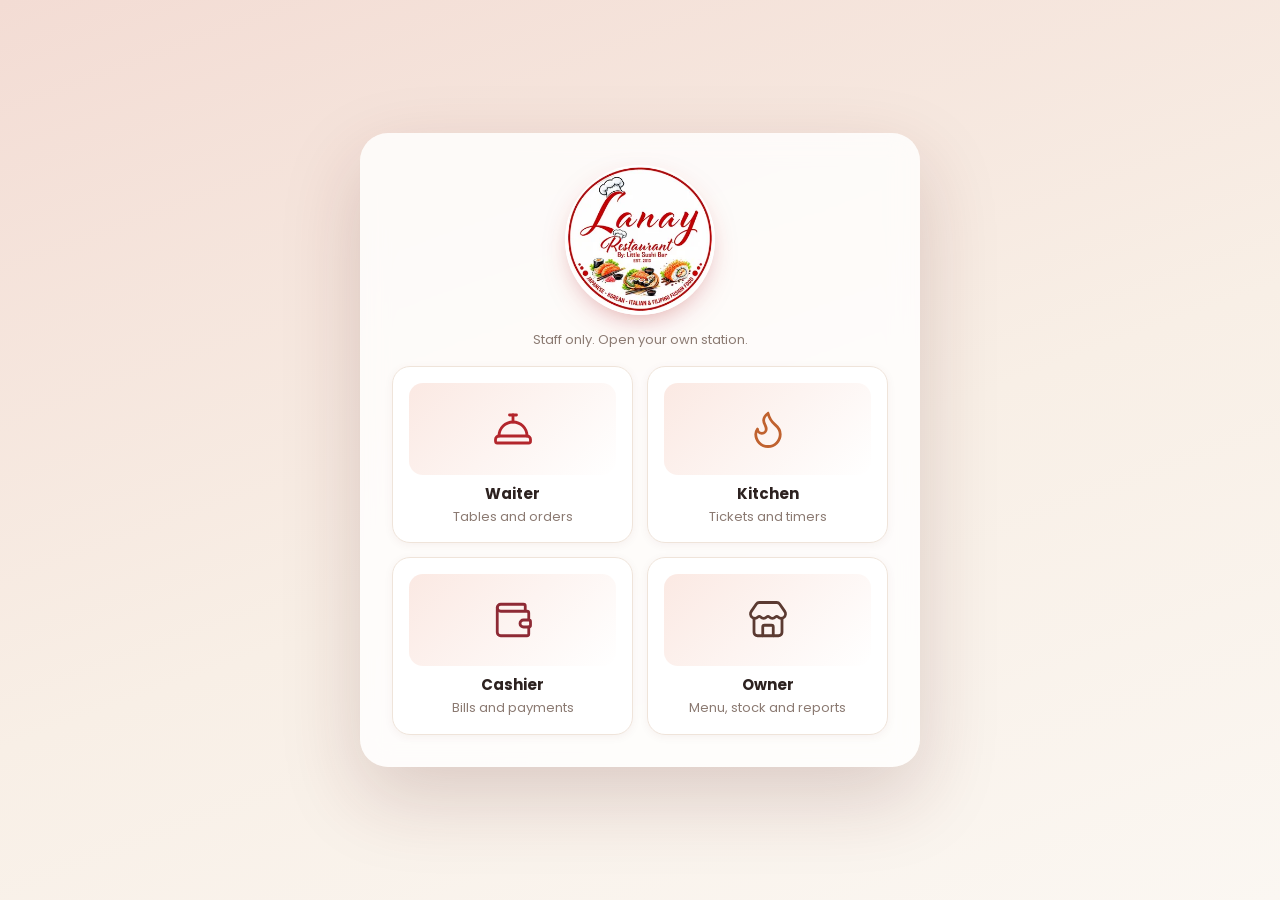
<file: index.html>
<!doctype html>
<html lang="en">
  <head>
    <meta charset="utf-8" />
    <meta name="viewport" content="width=device-width,initial-scale=1,viewport-fit=cover" />
    <meta name="theme-color" content="#b3262c" />
    <link
      href="https://fonts.googleapis.com/css2?family=Poppins:wght@400;500;600;700&family=Great+Vibes&display=swap"
      rel="stylesheet"
    />
    <link rel="stylesheet" href="lanay.css" />
    <title>Lanay Restaurant</title>
  </head>
  <body>
    <div id="app"></div>
    <script src="js/logo.js"></script>
    <script>
      document.getElementById('app').innerHTML = `
        <div class="login">
          <img class="brand" src="${LOGO}" alt="Lanay Restaurant" />
          <p class="mut">Staff only. Open your own station.</p>
          <div class="grid">
            <a class="card hov" data-role="waiter" href="waiter.html">
              <div class="dish">
                <svg class="i"><use href="icons.svg#i-concierge-bell" /></svg>
              </div>
              <b style="display: block; margin-top: 8px">Waiter</b>
              <span class="mut">Tables and orders</span>
            </a>
            <a class="card hov" data-role="kitchen" href="kitchen.html">
              <div class="dish">
                <svg class="i"><use href="icons.svg#i-flame" /></svg>
              </div>
              <b style="display: block; margin-top: 8px">Kitchen</b>
              <span class="mut">Tickets and timers</span>
            </a>
            <a class="card hov" data-role="cashier" href="cashier.html">
              <div class="dish">
                <svg class="i"><use href="icons.svg#i-wallet" /></svg>
              </div>
              <b style="display: block; margin-top: 8px">Cashier</b>
              <span class="mut">Bills and payments</span>
            </a>
            <a class="card hov" data-role="owner" href="owner.html">
              <div class="dish">
                <svg class="i"><use href="icons.svg#i-store" /></svg>
              </div>
              <b style="display: block; margin-top: 8px">Owner</b>
              <span class="mut">Menu, stock and reports</span>
            </a>
          </div>
        </div>
      `;
    </script>
  </body>
</html>
</file>
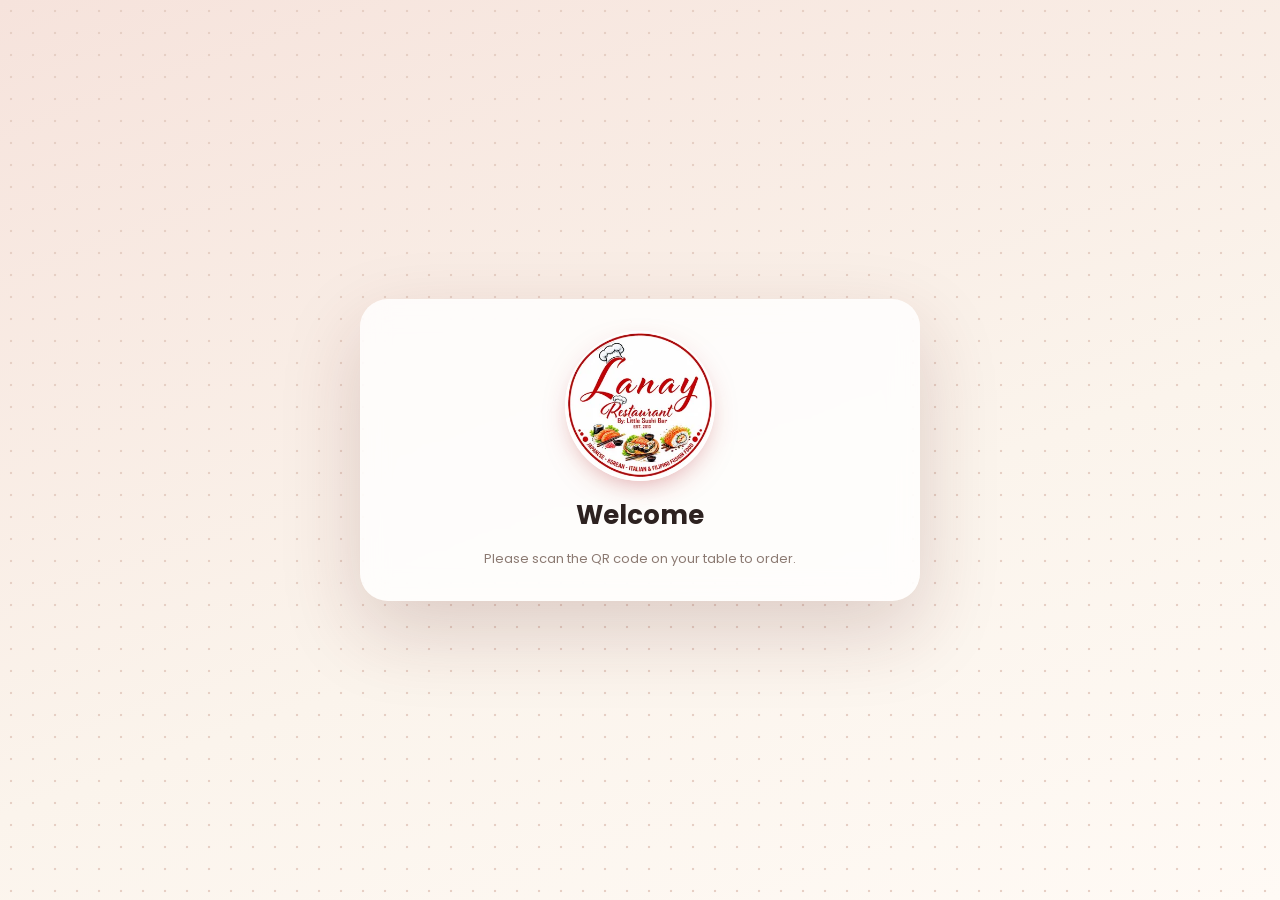
<file: customer/index.html>
<!doctype html>
<html lang="en">
  <head>
    <meta charset="utf-8" />
    <meta name="viewport" content="width=device-width,initial-scale=1,viewport-fit=cover" />
    <meta name="theme-color" content="#b3262c" />
    <link
      href="https://fonts.googleapis.com/css2?family=Poppins:wght@400;500;600;700&family=Great+Vibes&display=swap"
      rel="stylesheet"
    />
    <link rel="stylesheet" href="../lanay.css" />
    <link rel="stylesheet" href="customer.css" />
    <title>Lanay Restaurant</title>
  </head>
  <body>
    <div id="app"></div>
    <script src="../js/logo.js"></script>
    <script src="../js/api-public.js"></script>
    <script src="customer.js"></script>
  </body>
</html>
</file>
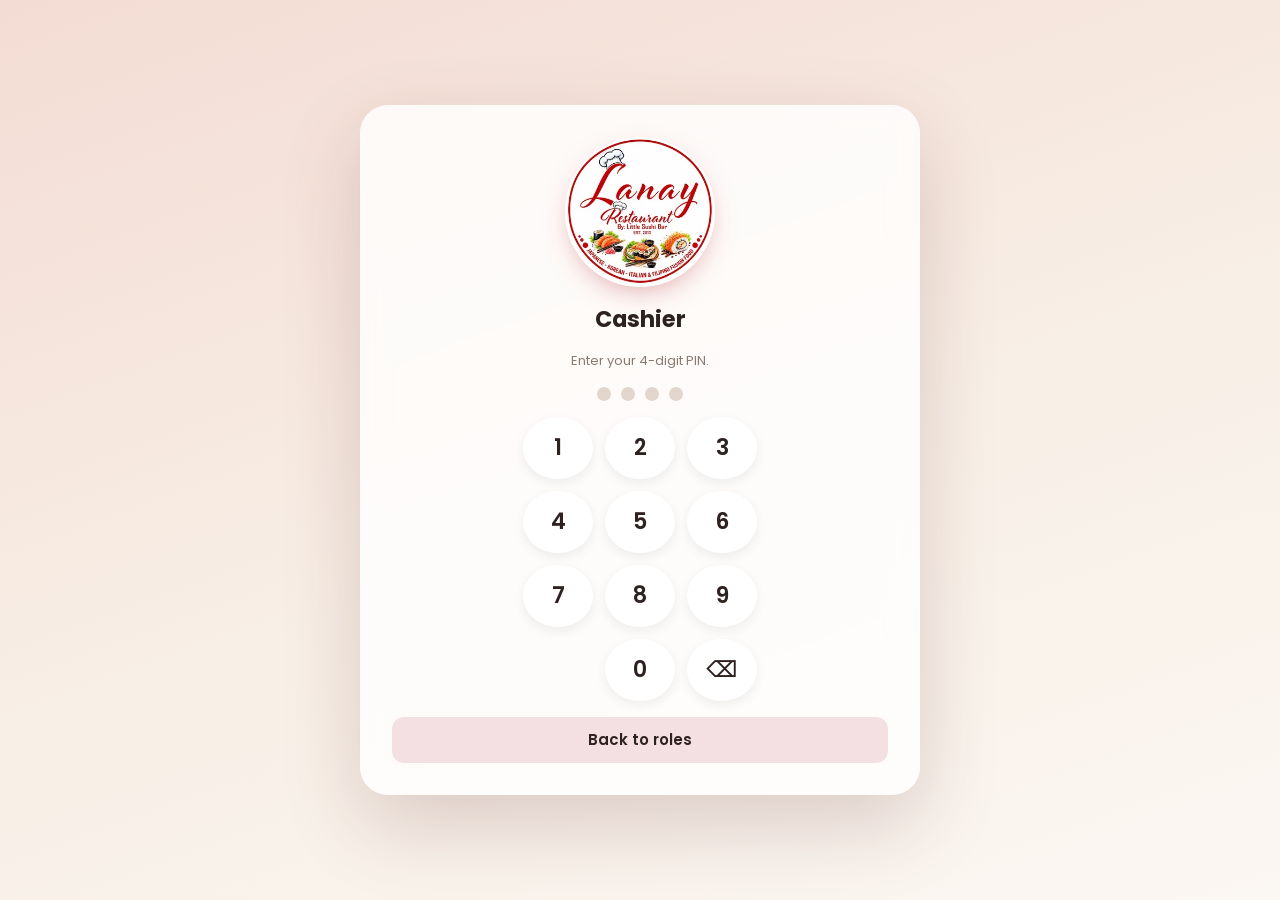
<file: cashier.html>
<!doctype html>
<html lang="en">
  <head>
    <meta charset="utf-8" />
    <meta name="viewport" content="width=device-width,initial-scale=1,viewport-fit=cover" />
    <meta name="theme-color" content="#b3262c" />
    <link
      href="https://fonts.googleapis.com/css2?family=Poppins:wght@400;500;600;700&family=Great+Vibes&display=swap"
      rel="stylesheet"
    />
    <link rel="stylesheet" href="lanay.css" />
    <title>Lanay Cashier</title>
  </head>
  <body>
    <div id="app"></div>
    <script src="js/logo.js"></script>
    <script src="js/api-public.js"></script>
    <script src="js/api-staff.js"></script>
    <script src="js/common.js"></script>
    <script src="js/cashier.js"></script>
  </body>
</html>
</file>
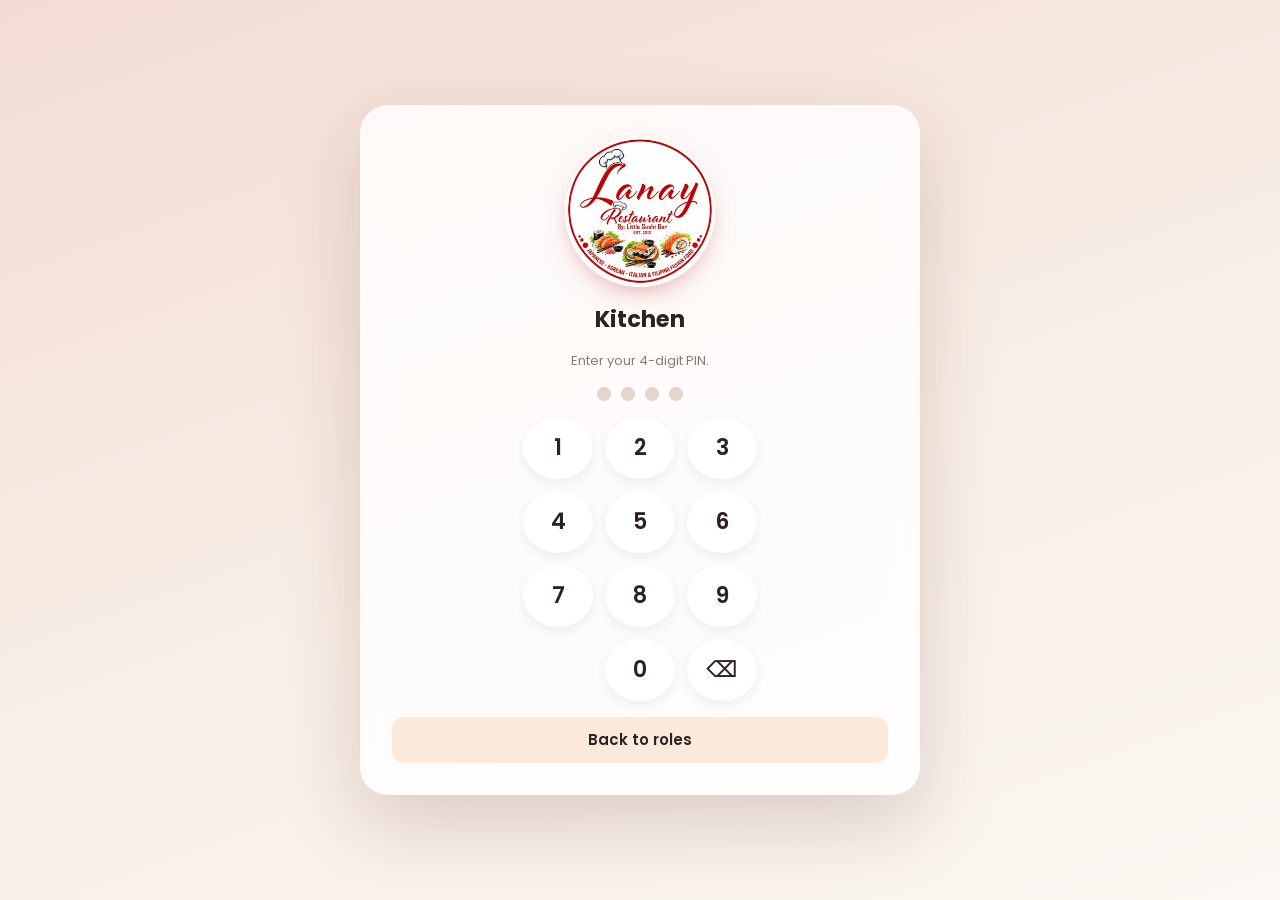
<file: kitchen.html>
<!doctype html>
<html lang="en">
  <head>
    <meta charset="utf-8" />
    <meta name="viewport" content="width=device-width,initial-scale=1,viewport-fit=cover" />
    <meta name="theme-color" content="#b3262c" />
    <link
      href="https://fonts.googleapis.com/css2?family=Poppins:wght@400;500;600;700&family=Great+Vibes&display=swap"
      rel="stylesheet"
    />
    <link rel="stylesheet" href="lanay.css" />
    <title>Lanay Kitchen</title>
  </head>
  <body>
    <div id="app"></div>
    <script src="js/logo.js"></script>
    <script src="js/api-public.js"></script>
    <script src="js/api-staff.js"></script>
    <script src="js/common.js"></script>
    <script src="js/kitchen.js"></script>
  </body>
</html>
</file>
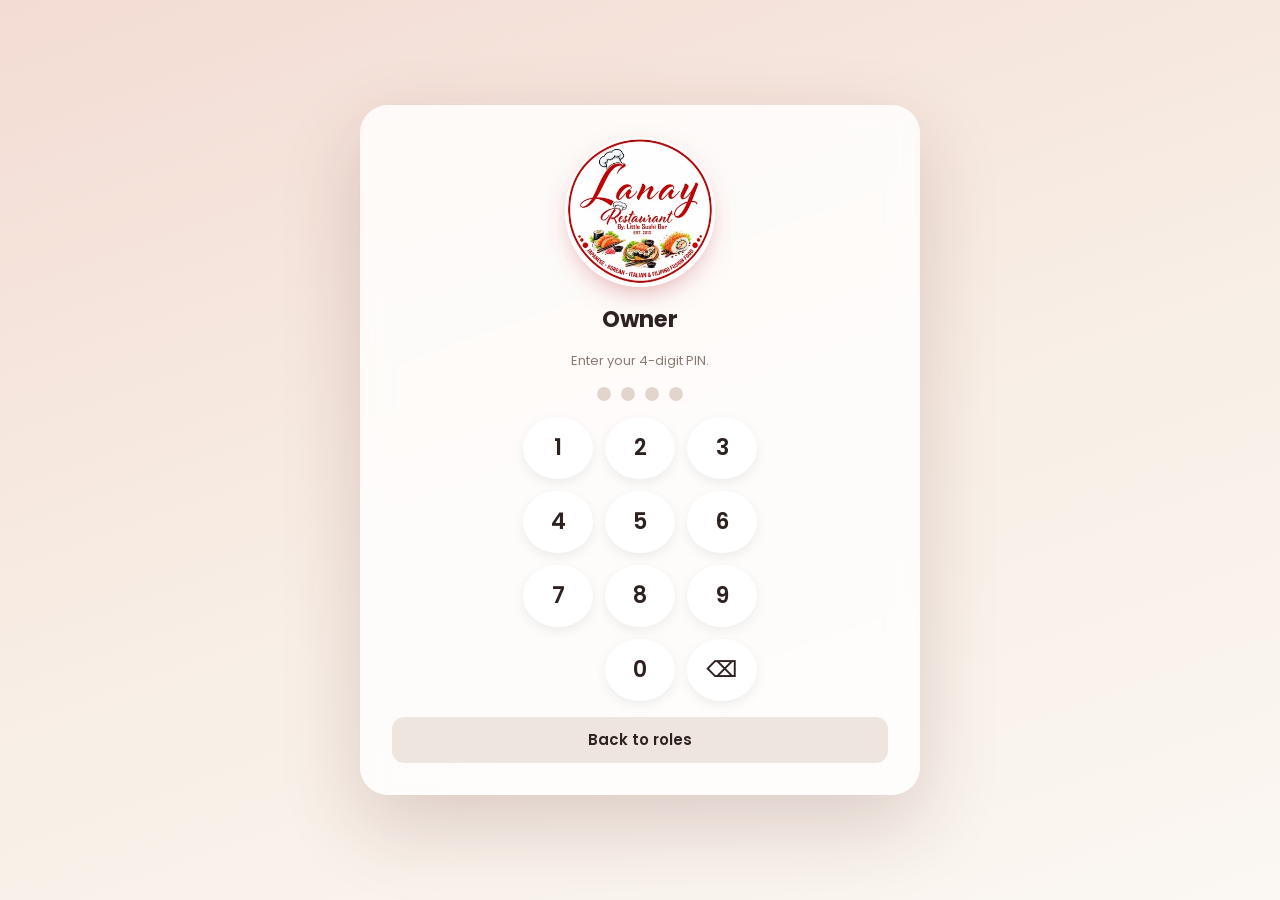
<file: owner.html>
<!doctype html>
<html lang="en">
  <head>
    <meta charset="utf-8" />
    <meta name="viewport" content="width=device-width,initial-scale=1,viewport-fit=cover" />
    <meta name="theme-color" content="#b3262c" />
    <link
      href="https://fonts.googleapis.com/css2?family=Poppins:wght@400;500;600;700&family=Great+Vibes&display=swap"
      rel="stylesheet"
    />
    <link rel="stylesheet" href="lanay.css" />
    <title>Lanay Owner</title>
  </head>
  <body>
    <div id="app"></div>
    <script src="js/logo.js"></script>
    <script src="js/qrcode.js"></script>
    <script src="js/api-public.js"></script>
    <script src="js/api-staff.js"></script>
    <script src="js/common.js"></script>
    <script src="js/owner.js"></script>
  </body>
</html>
</file>
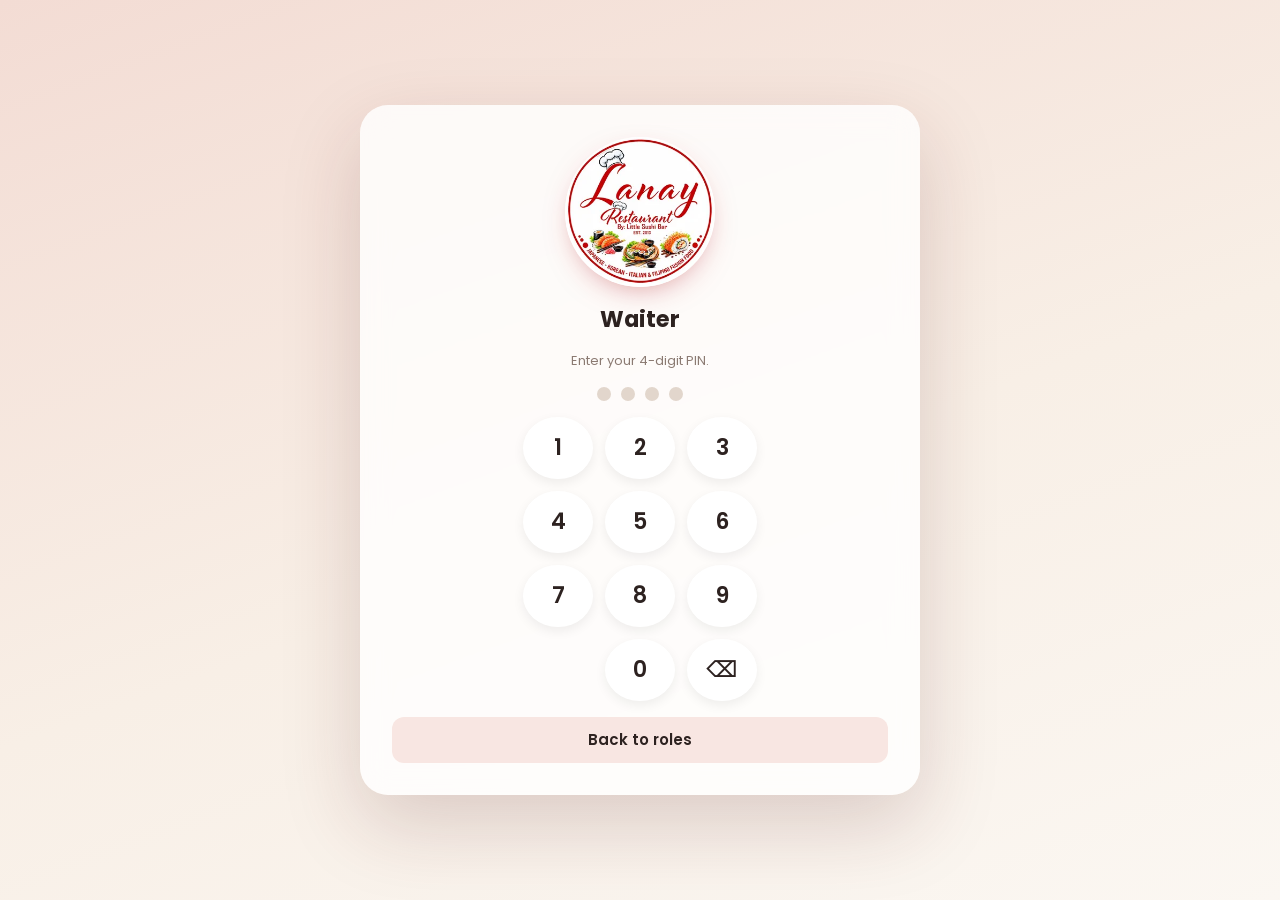
<file: waiter.html>
<!doctype html>
<html lang="en">
  <head>
    <meta charset="utf-8" />
    <meta name="viewport" content="width=device-width,initial-scale=1,viewport-fit=cover" />
    <meta name="theme-color" content="#b3262c" />
    <link
      href="https://fonts.googleapis.com/css2?family=Poppins:wght@400;500;600;700&family=Great+Vibes&display=swap"
      rel="stylesheet"
    />
    <link rel="stylesheet" href="lanay.css" />
    <title>Lanay Waiter</title>
  </head>
  <body>
    <div id="app"></div>
    <script src="js/logo.js"></script>
    <script src="js/api-public.js"></script>
    <script src="js/api-staff.js"></script>
    <script src="js/common.js"></script>
    <script src="js/waiter.js"></script>
  </body>
</html>
</file>
<file: lanay.css>
:root {
  --ac: #b3262c;
  --soft: #f8e6e2;
  --ink: #2d2220;
  --mut: #8b7a72;
  --line: #efe4da;
  --cream: #fbf6f0;
}

[data-role="kitchen"] {
  --ac: #c0622f;
  --soft: #fbeadc;
}

[data-role="cashier"] {
  --ac: #8e2a35;
  --soft: #f4e0e2;
}

[data-role="owner"] {
  --ac: #5b3a31;
  --soft: #efe5df;
}

[data-role="customer"] {
  --ac: #b3262c;
  --soft: #f8e6e2;
}

* {
  box-sizing: border-box;
  margin: 0;
}

body {
  font: 15px/1.45 Poppins, "Segoe UI", system-ui, sans-serif;
  color: var(--ink);
  min-height: 100dvh;
  display: grid;
  place-items: center;
  padding: 16px;
  background: linear-gradient(160deg, #f3dcd4, #f8efe6 55%, #fbf7f2);
}

button,
input,
select {
  font: inherit;
  color: inherit;
}

button {
  cursor: pointer;
  border: 0;
  background: none;
  text-align: left;
}

:focus-visible {
  outline: 2px solid var(--ac);
  outline-offset: 2px;
}

[hidden] {
  display: none !important;
}

#app {
  display: grid;
  place-items: center;
  width: 100%;
}

.shell {
  width: min(1280px, 100%);
  height: min(860px, 94vh);
  background: var(--cream);
  border-radius: 28px;
  box-shadow: 0 30px 80px #5a1d1a2e;
  display: flex;
  overflow: hidden;
}

.side {
  width: 210px;
  background: #fff;
  padding: 20px 14px;
  display: flex;
  flex-direction: column;
  gap: 6px;
  border-right: 1px solid var(--line);
  overflow: auto;
}

.logo {
  font-size: 24px;
  font-weight: 800;
  color: var(--ac);
  padding: 4px 10px 14px;
}

.nav {
  display: flex;
  gap: 12px;
  align-items: center;
  padding: 11px 14px;
  border-radius: 12px;
  color: var(--mut);
  transition: 0.2s;
}

.nav b {
  width: 24px;
  text-align: center;
  font-size: 18px;
}

.nav:hover {
  background: var(--soft);
  color: var(--ink);
  transform: translateX(3px);
}

.nav.on {
  background: var(--ac);
  color: #fff;
  box-shadow: 0 8px 18px -6px var(--ac);
}

.main {
  flex: 1;
  display: flex;
  flex-direction: column;
  min-width: 0;
}

.top {
  display: flex;
  align-items: center;
  gap: 12px;
  padding: 16px 26px;
  background: #fff;
  border-bottom: 1px solid var(--line);
}

.top h1 {
  font-size: 22px;
  flex: 1;
}

.page {
  padding: 22px 26px;
  overflow: auto;
  flex: 1;
  display: flex;
  flex-direction: column;
  gap: 16px;
}

.page > * {
  flex-shrink: 0;
}

.card {
  background: #fff;
  border-radius: 18px;
  padding: 16px;
  border: 1px solid var(--line);
  box-shadow: 0 2px 10px #5a1d1a0d;
  transition: 0.25s;
}

button.card {
  display: block;
  width: 100%;
}

.hov:hover {
  transform: translateY(-4px);
  box-shadow: 0 14px 28px -10px #5a1d1a33;
}

.grid {
  display: grid;
  grid-template-columns: repeat(auto-fill, minmax(200px, 1fr));
  gap: 14px;
}

.row {
  display: flex;
  gap: 10px;
  align-items: center;
}

.sp {
  justify-content: space-between;
}

.col {
  display: flex;
  flex-direction: column;
  gap: 10px;
}

.two {
  display: grid;
  grid-template-columns: 1fr 340px;
  gap: 18px;
}

.btn {
  background: var(--ac);
  color: #fff;
  padding: 11px 18px;
  border-radius: 12px;
  font-weight: 600;
  text-align: center;
  transition: 0.15s;
  box-shadow: 0 8px 16px -8px var(--ac);
}

.btn:hover {
  filter: brightness(1.07);
}

.btn:active {
  transform: scale(0.96);
}

.btn.g {
  background: var(--soft);
  color: var(--ink);
  box-shadow: none;
}

.btn.w {
  width: 100%;
}

.chip {
  display: inline-block;
  padding: 3px 10px;
  border-radius: 99px;
  font-size: 12px;
  font-weight: 600;
  background: var(--soft);
}

.ok {
  background: #e4eed8;
  color: #4a6a2e;
}

.warn {
  background: #fbe8d2;
  color: #9a4a16;
}

.bad {
  background: #f6dad6;
  color: #9c1f25;
}

.info {
  background: #efe5d5;
  color: #6a5136;
}

.pill {
  padding: 8px 16px;
  border-radius: 99px;
  background: #fff;
  border: 1px solid var(--line);
  transition: 0.2s;
}

.pill.on {
  background: var(--ac);
  color: #fff;
  border-color: var(--ac);
}

input,
select {
  padding: 10px 12px;
  border: 1px solid var(--line);
  border-radius: 12px;
  background: #fff;
  width: 100%;
}

.tint:nth-child(5n + 1) {
  background: #eef3e4;
}

.tint:nth-child(5n + 2) {
  background: #fbece0;
}

.tint:nth-child(5n + 3) {
  background: #f9e6e3;
}

.tint:nth-child(5n + 4) {
  background: #f3ead9;
}

.tint:nth-child(5n) {
  background: #f6e9ea;
}

.big {
  font-size: 28px;
  font-weight: 800;
}

.mut {
  color: var(--mut);
  font-size: 13px;
}

.dish {
  display: grid;
  place-items: center;
  height: 92px;
  border-radius: 14px;
  background: linear-gradient(135deg, #fbe9e3, #fff);
  color: var(--ac);
}

.dish {
  position: relative;
  overflow: hidden;
}

.dish img {
  position: absolute;
  inset: 0;
  width: 100%;
  height: 100%;
  object-fit: cover;
}

.dish svg {
  width: 42px;
  height: 42px;
  stroke-width: 1.6;
}

.c-Maki,
.c-Sushi,
.c-Platters {
  background: linear-gradient(135deg, #fbe0d6, #fff4ee);
  color: #c0562f;
}

.c-Ramen,
.c-Korean,
.c-Meals,
.c-Bento {
  background: linear-gradient(135deg, #f3e6d2, #fbf5ea);
  color: #8a5a2b;
}

.c-Starters,
.c-Sides,
.c-Filipino {
  background: linear-gradient(135deg, #e4eed8, #f6faf0);
  color: #5a7a3c;
}

.c-Unlimited {
  background: linear-gradient(135deg, #f9ecc8, #fff9e8);
  color: #a97a12;
}

/* Placeholder shown until a dish has a photo */
.dish svg.ph {
  width: 70%;
  height: auto;
}

.off {
  opacity: 0.55;
}

.qty {
  display: flex;
  align-items: center;
  gap: 10px;
}

.qty b {
  min-width: 18px;
  text-align: center;
}

.qty button {
  width: 30px;
  height: 30px;
  border-radius: 9px;
  background: var(--soft);
  font-weight: 700;
  text-align: center;
}

.qty .p {
  background: var(--ac);
  color: #fff;
}

table {
  width: 100%;
  border-collapse: collapse;
}

td,
th {
  padding: 11px 8px;
  text-align: left;
  border-bottom: 1px solid var(--line);
}

th {
  color: var(--mut);
  font-size: 12px;
}

.sw {
  width: 44px;
  height: 26px;
  border-radius: 99px;
  background: #e2d6cc;
  position: relative;
  transition: 0.25s;
  flex: none;
}

.sw:after {
  content: "";
  position: absolute;
  top: 3px;
  left: 3px;
  width: 20px;
  height: 20px;
  border-radius: 50%;
  background: #fff;
  transition: 0.25s;
}

.sw.on {
  background: var(--ac);
}

.sw.on:after {
  left: 21px;
}

.bar {
  height: 8px;
  border-radius: 9px;
  background: #f0e6dd;
  overflow: hidden;
}

.bar i {
  display: block;
  height: 100%;
  background: var(--ac);
  border-radius: 9px;
}

.tb {
  width: 64px;
  height: 40px;
  margin: 0 auto 10px;
  border-radius: 12px;
  background: var(--soft);
  border: 2px solid var(--ac);
}

.step {
  flex: 1;
  text-align: center;
  font-size: 12px;
  color: var(--mut);
}

.step i {
  display: block;
  height: 6px;
  border-radius: 9px;
  background: #eadfd5;
  margin: 0 2px 6px;
  transition: 0.5s;
}

.step.on {
  color: var(--ink);
}

.step.on i {
  background: var(--ac);
}

.star {
  font-size: 32px;
  color: #e2d6cc;
  transition: 0.2s;
}

.star.on {
  color: #d6a032;
  transform: scale(1.15);
}

.login {
  width: min(560px, 100%);
  padding: 32px;
  text-align: center;
  background: #ffffffcc;
  backdrop-filter: blur(14px);
  border-radius: 28px;
  box-shadow: 0 30px 80px #5a1d1a2e;
  display: flex;
  flex-direction: column;
  gap: 16px;
}

.login .logo {
  font-size: 44px;
  padding: 0;
}

.pad {
  display: grid;
  grid-template-columns: repeat(3, 70px);
  gap: 12px;
  justify-content: center;
}

.pad button {
  height: 62px;
  border-radius: 50%;
  background: #fff;
  font-size: 22px;
  font-weight: 600;
  text-align: center;
  box-shadow: 0 4px 12px #0001;
  transition: 0.15s;
}

.pad button:active {
  transform: scale(0.9);
  background: var(--soft);
}

.dots {
  justify-content: center;
}

.dots i {
  width: 14px;
  height: 14px;
  border-radius: 50%;
  background: #e2d6cc;
  transition: 0.2s;
}

.dots i.f {
  background: var(--ac);
  transform: scale(1.2);
}

.cust {
  width: 100%;
  height: 100dvh;
  flex-direction: column;
  border-radius: 0;
  box-shadow: none;
}

.cust .top {
  padding: 14px 18px;
}

.cust .page {
  padding: 14px;
}

.cust .page > * {
  width: 100%;
  max-width: 960px;
  margin-inline: auto;
}

.cust .grid {
  grid-template-columns: repeat(auto-fill, minmax(160px, 1fr));
}

.cust .grid .row {
  flex-wrap: wrap;
  gap: 6px;
}

[data-role="customer"] {
  padding: 0;
}

.tabs {
  display: flex;
  border-top: 1px solid var(--line);
  background: #fff;
}

.tabs .nav {
  flex: 1;
  flex-direction: column;
  gap: 2px;
  font-size: 11px;
  border-radius: 0;
  padding: 10px 0;
}

.toast {
  position: fixed;
  bottom: 28px;
  left: 50%;
  translate: -50% 0;
  background: var(--ink);
  color: #fff;
  padding: 12px 22px;
  border-radius: 14px;
  z-index: 9;
  animation:
    rise 0.35s both,
    fade 0.4s 1.8s forwards reverse;
}

.mask {
  position: fixed;
  inset: 0;
  background: #2a121099;
  backdrop-filter: blur(5px);
  display: grid;
  place-items: center;
  z-index: 8;
  animation: fade 0.2s;
}

.mod {
  background: #fff;
  border-radius: 22px;
  padding: 24px;
  width: min(440px, 92vw);
  max-height: 86vh;
  overflow: auto;
  animation: pop 0.3s cubic-bezier(0.2, 1.2, 0.4, 1);
}

.ping {
  box-shadow: 0 0 0 0 var(--ac);
  animation: pulse 1.4s infinite;
}

.in .rise,
.in .stag > * {
  animation: rise 0.5s cubic-bezier(0.2, 0.8, 0.2, 1) both;
  animation-delay: calc(var(--i, 0) * 45ms);
}

.in .bar i {
  animation: grow 0.9s both;
}

.in .draw {
  stroke-dasharray: 1200;
  stroke-dashoffset: 1200;
  animation: draw 1.6s 0.2s forwards;
}

.shake {
  animation: shake 0.4s;
}

@keyframes rise {
  from {
    opacity: 0;
    transform: translateY(16px);
  }
}

@keyframes fade {
  from {
    opacity: 0;
  }
}

@keyframes pop {
  from {
    opacity: 0;
    transform: scale(0.9);
  }
}

@keyframes grow {
  from {
    width: 0;
  }
}

@keyframes draw {
  to {
    stroke-dashoffset: 0;
  }
}

@keyframes shake {
  25% {
    transform: translateX(-9px);
  }

  75% {
    transform: translateX(9px);
  }
}

@keyframes pulse {
  70% {
    box-shadow: 0 0 0 10px #0000;
  }
}

.i {
  width: 1.2em;
  height: 1.2em;
  fill: none;
  stroke: currentColor;
  stroke-width: 2;
  stroke-linecap: round;
  stroke-linejoin: round;
  flex: none;
  vertical-align: -0.22em;
}

.fill,
.star.on svg {
  fill: currentColor;
}

.star svg {
  width: 32px;
  height: 32px;
}

.gold {
  color: #d6a032;
}

.gold .i:not(.fill) {
  opacity: 0.35;
}

.eic svg {
  width: 44px;
  height: 44px;
  color: var(--ac);
  margin-bottom: 8px;
}

.brand {
  display: block;
  margin: 0 auto;
  width: 150px;
  height: 150px;
  border-radius: 50%;
  box-shadow: 0 10px 30px -12px #b3262c88;
}

.brand-s {
  display: block;
  width: 84px;
  height: 84px;
  border-radius: 50%;
  margin: 0 auto 12px;
}

.brand-t {
  display: none;
  width: 36px;
  height: 36px;
  border-radius: 50%;
}

.script {
  font-family: "Great Vibes", cursive;
  color: var(--ac);
  font-size: 30px;
  line-height: 1;
}

button {
  -webkit-tap-highlight-color: transparent;
}

.push {
  margin-top: auto;
}

.fl {
  display: flex;
  flex-direction: column;
}

@media (max-width: 1100px) {
  .side {
    width: 72px;
    padding: 16px 8px;
  }

  .nav {
    justify-content: center;
    padding: 12px;
  }

  .nav span {
    display: none;
  }

  .brand-s {
    width: 48px;
    height: 48px;
  }
}

@media (max-width: 900px) {
  body {
    padding: 0;
  }

  .shell:not(.cust) {
    width: 100%;
    height: 100dvh;
    border-radius: 0;
    box-shadow: none;
    flex-direction: column;
  }

  .side {
    order: 2;
    width: 100%;
    flex-direction: row;
    gap: 2px;
    padding: 6px 6px calc(6px + env(safe-area-inset-bottom));
    border-right: 0;
    border-top: 1px solid var(--line);
    overflow-x: auto;
    overflow-y: hidden;
  }

  .side .brand-s {
    display: none;
  }

  .nav {
    flex-direction: column;
    gap: 2px;
    font-size: 11px;
    padding: 8px 10px;
    min-width: 68px;
    white-space: nowrap;
  }

  .nav span {
    display: block;
  }

  .nav:hover {
    transform: none;
  }

  .main {
    order: 1;
    min-height: 0;
  }

  .brand-t {
    display: block;
  }

  .top {
    padding: calc(10px + env(safe-area-inset-top)) 14px 10px;
  }

  .top h1 {
    font-size: 18px;
  }

  .page {
    padding: 14px;
  }

  .grid {
    grid-template-columns: repeat(auto-fill, minmax(150px, 1fr));
  }

  .two {
    grid-template-columns: 1fr;
  }

  .rev > :last-child {
    order: -1;
  }

  table {
    min-width: 460px;
  }

  .btn,
  .pill,
  .nav {
    min-height: 44px;
  }

  input,
  select {
    font-size: 16px;
    min-height: 44px;
  }

  .mask {
    place-items: end center;
  }

  .mod {
    width: 100%;
    border-radius: 24px 24px 0 0;
    padding-bottom: calc(24px + env(safe-area-inset-bottom));
    animation: sheet 0.3s cubic-bezier(0.2, 0.9, 0.3, 1);
  }
}

@media (max-width: 560px) {
  .login {
    padding: 22px 16px;
    border-radius: 0;
    min-height: 100dvh;
    justify-content: center;
    box-shadow: none;
    background: transparent;
  }

  .brand {
    width: 130px;
    height: 130px;
  }
}

@keyframes sheet {
  from {
    transform: translateY(100%);
  }
}

@media (prefers-reduced-motion: reduce) {
  * {
    animation: none !important;
    transition: none !important;
  }
}

.grid {
  align-items: stretch;
}

.card.col > .body {
  flex: 1 1 auto;
  display: flex;
  flex-direction: column;
  gap: 10px;
}

.card.col > .act {
  margin-top: auto;
  height: 46px;
  display: flex;
  align-items: center;
}

.act .btn {
  width: 100%;
  height: 46px;
  display: flex;
  align-items: center;
  justify-content: center;
}

.act .mut {
  width: 100%;
  text-align: center;
}

.btn {
  min-height: 46px;
}

a.btn {
  display: block;
  text-decoration: none;
  line-height: 24px;
}

a.card {
  display: block;
  text-decoration: none;
  color: inherit;
}
</file>
<file: customer/customer.css>
/* Customer view only. Loaded after lanay.css. */

/* Background: soft dotted pattern */
[data-role="customer"] {
  background:
    radial-gradient(#e6cfc4 1.2px, transparent 1.6px) 0 0 / 22px 22px,
    linear-gradient(160deg, #f6e3dc, #fbf4ec 60%, #fffaf5);
}

.cust {
  background: transparent;
}

/* Header */
.cust .top {
  background: linear-gradient(135deg, #fff, #fdf1ec);
  box-shadow: 0 6px 18px -12px #5a1d1a55;
  position: relative;
  z-index: 2;
}

.cust .logo-s {
  width: 40px;
  height: 40px;
  border-radius: 50%;
  box-shadow: 0 4px 10px -4px #b3262c99;
}

.cust .top h1 {
  font-size: 20px;
}

.cust .tb-chip {
  background: var(--ac);
  color: #fff;
  padding: 5px 14px;
  box-shadow: 0 6px 12px -6px var(--ac);
}

/* Hero slideshow */
.hero {
  position: relative;
  overflow: hidden;
  border-radius: 24px;
  box-shadow: 0 20px 34px -18px #b3262c;
}

.slides {
  display: flex;
  overflow-x: auto;
  scroll-snap-type: x mandatory;
  scrollbar-width: none;
}

.slides::-webkit-scrollbar {
  display: none;
}

.slide {
  position: relative;
  flex: 0 0 100%;
  height: 176px;
  display: flex;
  align-items: flex-end;
  overflow: hidden;
  scroll-snap-align: start;
  color: #fff;
  background: linear-gradient(135deg, #a51f26, #d8452f 65%, #ee8a4a);
}

.slide::before {
  content: "";
  position: absolute;
  right: -34px;
  top: -34px;
  width: 170px;
  height: 170px;
  border-radius: 50%;
  background: #ffffff26;
}

.slide::after {
  content: "";
  position: absolute;
  right: 46px;
  bottom: -70px;
  width: 120px;
  height: 120px;
  border-radius: 50%;
  background: #ffffff1a;
}

.sl-pic {
  position: absolute;
  right: 18px;
  top: 50%;
  z-index: 1;
  width: 124px;
  height: 108px;
  translate: 0 -50%;
  border-radius: 18px;
  box-shadow: 0 14px 24px -12px #0006;
}

.sl-logo {
  position: absolute;
  right: 22px;
  top: 50%;
  z-index: 1;
  width: 118px;
  height: 118px;
  translate: 0 -50%;
  border-radius: 50%;
  background: #fff;
  box-shadow: 0 14px 26px -10px #0006;
}

.sl-ic {
  position: absolute;
  right: 22px;
  top: 22px;
  z-index: 1;
  color: #ffffff59;
}

.sl-ic svg {
  width: 84px;
  height: 84px;
  stroke-width: 1.4;
}

.sl-tx {
  position: relative;
  z-index: 2;
  width: 100%;
  padding: 18px 22px 30px;
}

.sl-tx small {
  display: block;
  font-size: 12px;
  font-weight: 600;
  letter-spacing: 0.08em;
  text-transform: uppercase;
  opacity: 0.9;
}

.sl-tx > b {
  display: block;
  max-width: calc(100% - 140px);
  margin: 2px 0 8px;
  font-size: 21px;
  line-height: 1.2;
}

.sl-tx .script {
  color: #fff;
  font-size: 40px;
  margin: 8px 0 4px;
}

.sl-tx p {
  max-width: 290px;
  opacity: 0.92;
  font-size: 14px;
}

.sl-tx .chip {
  background: #ffffff33;
  color: #fff;
}

.sl-ft {
  gap: 12px;
}

.sl-ft b {
  font-size: 18px;
}

.sl-ft .add {
  background: #fff;
  color: var(--ac);
  box-shadow: none;
}

.sl-Unlimited {
  background: linear-gradient(135deg, #7a4f08, #b9801a 70%, #e0b04a);
}

.sl-Ramen,
.sl-Korean,
.sl-Meals,
.sl-Bento {
  background: linear-gradient(135deg, #6b3f1d, #b0642a 70%, #d98d4a);
}

.sl-Starters,
.sl-Sides,
.sl-Filipino {
  background: linear-gradient(135deg, #3f5f2a, #6f9a4a 70%, #9cc070);
}

.dots-s {
  position: absolute;
  left: 0;
  right: 0;
  bottom: 10px;
  z-index: 3;
  display: flex;
  justify-content: center;
  gap: 6px;
}

.dots-s button {
  width: 7px;
  height: 7px;
  padding: 0;
  min-height: 0;
  border-radius: 99px;
  background: #ffffff80;
  transition: 0.25s;
}

.dots-s button.on {
  width: 20px;
  background: #fff;
}

/* Sticky search and categories */
.cust .mbar {
  position: sticky;
  top: -10px;
  z-index: 3;
  margin: -6px auto 0;
  padding: 10px 0 0;
  margin-bottom: -8px;
  display: flex;
  flex-direction: column;
  gap: 8px;
  background: linear-gradient(#fbf1ea 80%, #fbf1ea00);
}

.cust .search {
  border-radius: 99px;
  padding: 9px 16px;
  min-height: 0;
  border: 0;
  box-shadow: 0 6px 18px -10px #5a1d1a55;
}

.cats {
  flex-wrap: nowrap;
  overflow-x: auto;
  padding: 2px 2px 8px;
  scrollbar-width: none;
}

.cats::-webkit-scrollbar {
  display: none;
}

.cats .pill {
  padding: 6px 14px;
  min-height: 0;
  display: inline-flex;
  align-items: center;
  gap: 6px;
  white-space: nowrap;
  box-shadow: 0 4px 10px -6px #5a1d1a55;
}

.cats .pill.on {
  box-shadow: 0 8px 16px -6px var(--ac);
}

/* Menu list */
.cust .menu {
  grid-template-columns: 1fr;
  gap: 10px;
}

@media (min-width: 720px) {
  .cust .menu {
    grid-template-columns: 1fr 1fr;
  }
}

.cust .menu .sec {
  grid-column: 1 / -1;
  margin: 10px 2px 0;
  font-size: 15px;
  color: var(--ac);
}

.cust .empty-note {
  grid-column: 1 / -1;
  padding: 36px 0;
  text-align: center;
  color: var(--mut);
}

.cust .dish-row {
  display: grid;
  grid-template-columns: 76px 1fr;
  gap: 12px;
  align-items: start;
  padding: 10px;
  border-radius: 18px;
}

.cust .dish-row .dish {
  width: 76px;
  height: 76px;
  border-radius: 14px;
}

.cust .dish-row .dish svg.ph {
  width: 80%;
  height: auto;
  padding: 0;
  background: none;
}

.cust .dish-row .dish .tag {
  position: absolute;
  top: 4px;
  right: 4px;
  display: grid;
  place-items: center;
  width: 20px;
  height: 20px;
  border-radius: 50%;
  background: #d6a032;
  color: #fff;
}

.cust .dish-row .dish .tag svg {
  width: 12px;
  height: 12px;
  padding: 0;
  background: none;
}

.cust .dish-row.off .dish {
  filter: grayscale(1);
}

.cust .info-col {
  display: flex;
  flex-direction: column;
  gap: 2px;
  min-width: 0;
  min-height: 76px;
}

.cust .dish-row .nm {
  line-height: 1.25;
}

.cust .dish-row .cn {
  font-size: 11px;
}

.cust .dish-row .ds {
  font-size: 12px;
  line-height: 1.35;
}

.cust .dish-row .ds.more {
  display: -webkit-box;
  -webkit-line-clamp: 2;
  -webkit-box-orient: vertical;
  overflow: hidden;
  cursor: pointer;
}

.cust .dish-row .ds.more.open {
  display: block;
}

.cust .dish-row .row {
  flex-wrap: nowrap;
  gap: 8px;
  margin-top: auto;
  padding-top: 4px;
}

.cust .dish-row .pr {
  color: var(--ac);
  font-size: 15px;
  white-space: nowrap;
}

.cust .dish-row .qty {
  gap: 4px;
}

.cust .dish-row .qty button {
  width: 28px;
  height: 28px;
}

.cust .dish-row .qty b {
  min-width: 18px;
}

/* Add button and stepper */
.add {
  background: var(--ac);
  color: #fff;
  font-weight: 600;
  padding: 6px 12px;
  border-radius: 99px;
  white-space: nowrap;
  box-shadow: 0 8px 14px -8px var(--ac);
  transition: 0.15s;
}

.add:active {
  transform: scale(0.92);
}

.cust .qty {
  background: var(--soft);
  padding: 3px;
  border-radius: 99px;
  gap: 6px;
}

.cust .qty button {
  border-radius: 50%;
  background: #fff;
}

.cust .qty .p {
  background: var(--ac);
}

/* Floating cart bar */
.cartbar {
  position: sticky;
  bottom: 6px;
  display: flex;
  align-items: center;
  gap: 12px;
  color: #fff;
  padding: 10px 12px 10px 10px;
  border-radius: 99px;
  background: linear-gradient(135deg, #a51f26, #d8452f);
  box-shadow: 0 16px 30px -10px #b3262c;
  animation: rise 0.35s both;
}

.cartbar .n {
  display: grid;
  place-items: center;
  width: 34px;
  height: 34px;
  border-radius: 50%;
  background: #fff;
  color: var(--ac);
  font-weight: 700;
}

.cartbar span {
  flex: 1;
  font-weight: 600;
}

/* Bottom tabs */
.cust .tabs {
  box-shadow: 0 -8px 20px -14px #5a1d1a55;
  padding-bottom: env(safe-area-inset-bottom);
}

.cust .tabs .nav {
  position: relative;
}

.cust .tabs .nav b {
  position: relative;
  width: 44px;
  height: 28px;
  display: grid;
  place-items: center;
  border-radius: 99px;
  transition: 0.2s;
}

.cust .tabs .nav.on {
  background: none;
  color: var(--ac);
  box-shadow: none;
  font-weight: 600;
}

.cust .tabs .nav.on b {
  background: var(--soft);
}

.bdg {
  position: absolute;
  top: -4px;
  right: 0;
  min-width: 18px;
  height: 18px;
  padding: 0 4px;
  border-radius: 99px;
  background: var(--ac);
  color: #fff;
  font: 700 11px/18px Poppins, sans-serif;
  font-style: normal;
  text-align: center;
}

/* Order tracker */
.cust .step {
  position: relative;
  font-size: 11px;
}

.cust .step i {
  position: relative;
  z-index: 1;
  display: grid;
  place-items: center;
  width: 34px;
  height: 34px;
  margin: 0 auto 6px;
  border-radius: 50%;
  background: #fff;
  color: var(--mut);
  border: 2px solid #eadfd5;
  transition: 0.4s;
}

.cust .step:not(:first-child)::before {
  content: "";
  position: absolute;
  top: 16px;
  right: 50%;
  width: 100%;
  height: 3px;
  background: #eadfd5;
}

.cust .step.on:not(:first-child)::before {
  background: var(--ac);
}

.cust .step.on i {
  background: var(--ac);
  border-color: var(--ac);
  color: #fff;
  box-shadow: 0 6px 12px -4px var(--ac);
}

.cust .order-total {
  background: #fff;
  padding: 14px 18px;
  border-radius: 18px;
  border: 2px dashed #e6cfc4;
}

/* Help tiles */
.tiles {
  display: grid;
  grid-template-columns: 1fr 1fr;
  gap: 12px;
}

.tile {
  display: flex;
  flex-direction: column;
  align-items: center;
  gap: 8px;
  padding: 18px 10px;
  text-align: center;
  font-weight: 600;
  border-radius: 18px;
  background: var(--soft);
  transition: 0.2s;
}

.tile:hover {
  transform: translateY(-3px);
}

.tile:active {
  transform: scale(0.96);
}

.tile span {
  display: grid;
  place-items: center;
  width: 52px;
  height: 52px;
  border-radius: 50%;
  background: var(--ac);
  color: #fff;
  box-shadow: 0 10px 18px -8px var(--ac);
}

.tile span svg {
  width: 24px;
  height: 24px;
}

.tile.done {
  background: #e4eed8;
  color: #4a6a2e;
}

.tile.done span {
  background: #6f9a4a;
  box-shadow: none;
}

.rate-label {
  text-align: center;
  color: var(--ac);
  font-weight: 600;
  min-height: 22px;
}

/* Welcome screens */
[data-role="customer"] .login h2 {
  font-size: 26px;
}

[data-role="customer"] .login .brand {
  animation: float 3.5s ease-in-out infinite;
}

@keyframes float {
  50% {
    transform: translateY(-8px);
  }
}

/* Landing screen (shown first after scanning the QR) */
.land {
  position: relative;
  width: 100%;
  min-height: 100dvh;
  display: grid;
  place-items: center;
  overflow: hidden;
  animation: fade 0.5s;
}

.land::before,
.land::after {
  content: "";
  position: absolute;
  border-radius: 50%;
  filter: blur(60px);
  opacity: 0.35;
  animation: drift 9s ease-in-out infinite;
}

.land::before {
  width: 360px;
  height: 360px;
  left: -120px;
  top: -100px;
  background: #e0563a;
}

.land::after {
  width: 320px;
  height: 320px;
  right: -100px;
  bottom: -80px;
  background: #f0a35a;
  animation-delay: -4s;
}

.land .login {
  position: relative;
  z-index: 1;
}

.land .script.big {
  font-size: 48px;
  line-height: 1.1;
}

.land .go {
  align-self: center;
  min-width: 220px;
  padding: 14px 28px;
  font-size: 16px;
}

/* Rings pulsing out from the logo */
.lg {
  position: relative;
  width: max-content;
  margin: 16px auto 12px;
}

.lg .brand {
  position: relative;
  z-index: 1;
}

.ring {
  position: absolute;
  inset: 0;
  border-radius: 50%;
  border: 2px solid var(--ac);
  opacity: 0;
  animation: ripple 2.6s ease-out infinite;
}

.ring.r2 {
  animation-delay: 1.3s;
}

/* Red wipe between the landing screen and the menu */
.wipe {
  position: fixed;
  inset: 0;
  z-index: 20;
  pointer-events: none;
  opacity: 0;
  background: linear-gradient(135deg, #a51f26, #d8452f 70%, #ee8a4a);
  animation: wipe 1.1s ease-in-out forwards;
}

.wipe img {
  position: absolute;
  left: 50%;
  top: 50%;
  width: 110px;
  height: 110px;
  translate: -50% -50%;
  border-radius: 50%;
  opacity: 0;
  animation: wipelogo 1.1s ease-out forwards;
}

@keyframes drift {
  50% {
    transform: translateY(-14px) rotate(8deg);
  }
}

@keyframes ripple {
  from {
    transform: scale(1);
    opacity: 0.45;
  }

  to {
    transform: scale(1.5);
    opacity: 0;
  }
}

@keyframes wipe {
  0% {
    opacity: 1;
    clip-path: circle(0% at 50% 80%);
  }

  45%,
  60% {
    opacity: 1;
    clip-path: circle(150% at 50% 80%);
  }

  100% {
    opacity: 0;
    clip-path: circle(150% at 50% 80%);
  }
}

@keyframes wipelogo {
  0%,
  25% {
    opacity: 0;
    scale: 0.6;
  }

  45%,
  60% {
    opacity: 1;
    scale: 1;
  }

  100% {
    opacity: 0;
    scale: 1.15;
  }
}

@media (max-width: 560px) {
  .land .login {
    backdrop-filter: none;
  }
}

.sl-tx.wl {
  padding-right: 150px;
}

@media (max-width: 560px) {
  .sl-logo {
    right: 14px;
    width: 92px;
    height: 92px;
  }

  .sl-tx.wl {
    padding-right: 118px;
  }

  .sl-tx.wl .script {
    font-size: 34px;
    line-height: 1.05;
  }

  .sl-tx.wl p {
    font-size: 13px;
  }
}
</file>
